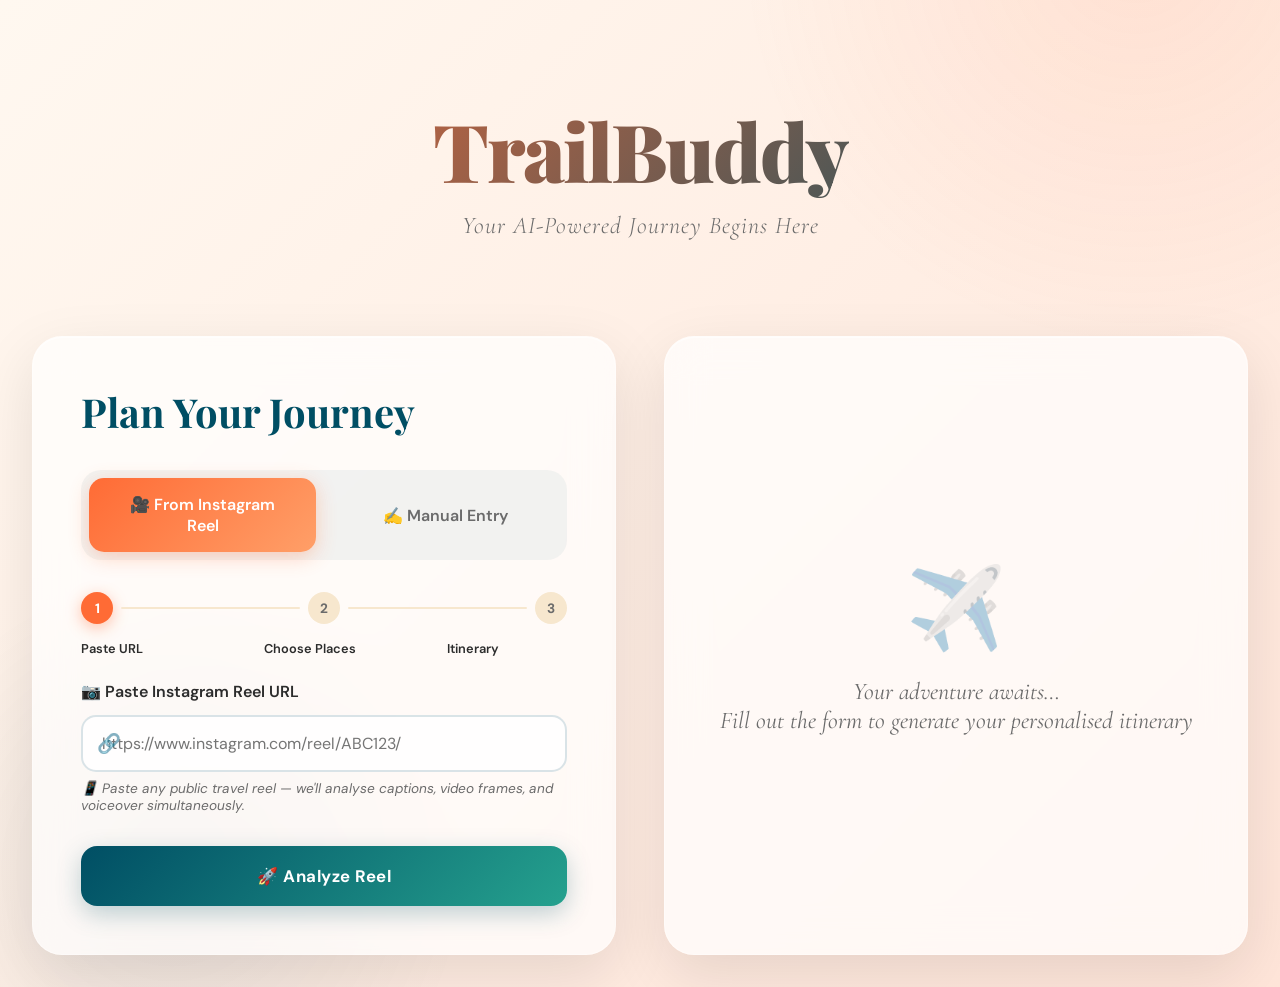
<file: frontend/index.html>
<!DOCTYPE html>
<html lang="en">
<head>
    <meta charset="UTF-8">
    <meta name="viewport" content="width=device-width, initial-scale=1.0">
    <title>TrailBuddy - AI Travel Itinerary Generator</title>
    <link rel="preconnect" href="https://fonts.googleapis.com">
    <link rel="preconnect" href="https://fonts.gstatic.com" crossorigin>
    <link href="https://fonts.googleapis.com/css2?family=Playfair+Display:wght@400;600;700;900&family=DM+Sans:wght@400;500;700&family=Cormorant+Garamond:ital,wght@0,300;0,400;1,300&display=swap" rel="stylesheet">
    <link rel="stylesheet" href="style.css">
    <style>
        /* ── Analysis Progress Panel ─────────────────────────────────────── */
        .analysis-panel {
            display: none;
            background: rgba(255,255,255,0.9);
            backdrop-filter: blur(20px);
            border-radius: 24px;
            padding: 2rem;
            margin-top: 1.5rem;
            border: 1px solid rgba(0,78,100,0.12);
            box-shadow: 0 8px 40px rgba(0,0,0,0.08);
            animation: fadeInDown 0.4s ease-out;
        }
        .analysis-panel.show { display: block; }

        .panel-title {
            font-family: 'Playfair Display', serif;
            font-size: 1.4rem;
            color: var(--deep-teal);
            font-weight: 700;
            margin-bottom: 0.3rem;
        }
        .panel-subtitle {
            font-size: 0.85rem;
            color: var(--text-light);
            margin-bottom: 1.5rem;
        }

        /* Progress bar */
        .progress-bar-track {
            width: 100%;
            height: 8px;
            background: rgba(0,78,100,0.08);
            border-radius: 4px;
            margin-bottom: 1.5rem;
            overflow: hidden;
        }
        .progress-bar-fill {
            height: 100%;
            background: linear-gradient(90deg, var(--sunset-orange), var(--forest-green));
            border-radius: 4px;
            transition: width 0.6s cubic-bezier(0.4, 0, 0.2, 1);
            width: 0%;
        }

        /* Step list */
        .steps-list { display: flex; flex-direction: column; gap: 0.5rem; }

        .step-row {
            display: flex;
            align-items: center;
            gap: 0.8rem;
            padding: 0.65rem 0.9rem;
            border-radius: 12px;
            transition: background 0.25s;
            font-size: 0.9rem;
        }
        .step-row.running  { background: rgba(255,107,53,0.07); }
        .step-row.done     { background: rgba(37,161,142,0.07); }
        .step-row.skipped  { background: rgba(0,0,0,0.03); opacity: 0.6; }
        .step-row.failed   { background: rgba(200,42,42,0.07); }
        .step-row.idle     { opacity: 0.4; }

        .step-icon {
            font-size: 1.1rem;
            width: 1.5rem;
            text-align: center;
            flex-shrink: 0;
        }

        .step-spinner {
            width: 18px; height: 18px;
            border: 2px solid rgba(255,107,53,0.25);
            border-top-color: var(--sunset-orange);
            border-radius: 50%;
            animation: spin 0.8s linear infinite;
            flex-shrink: 0;
        }

        .step-label {
            font-weight: 600;
            color: var(--text-dark);
            min-width: 120px;
            flex-shrink: 0;
        }
        .step-row.idle .step-label { color: var(--text-light); }
        .step-row.done .step-label { color: var(--forest-green); }
        .step-row.failed .step-label { color: #c0392b; }

        .step-msg {
            color: var(--text-light);
            font-size: 0.82rem;
            flex: 1;
            white-space: nowrap;
            overflow: hidden;
            text-overflow: ellipsis;
        }
        .step-row.running .step-msg { color: var(--sunset-orange); }
        .step-row.done    .step-msg { color: var(--forest-green); }

        /* concurrent badge */
        .concurrent-badge {
            font-size: 0.65rem;
            padding: 0.15rem 0.5rem;
            background: rgba(0,78,100,0.08);
            color: var(--deep-teal);
            border-radius: 8px;
            font-weight: 700;
            flex-shrink: 0;
            letter-spacing: 0.3px;
        }

        /* Video insights preview chips */
        .insights-preview {
            display: none;
            margin-top: 1.2rem;
            padding-top: 1.2rem;
            border-top: 1px solid rgba(0,78,100,0.1);
            animation: fadeInDown 0.4s ease-out;
        }
        .insights-preview.show { display: block; }
        .insight-chips { display: flex; flex-wrap: wrap; gap: 0.5rem; margin-bottom: 0.8rem; }
        .insight-chip {
            display: inline-flex; align-items: center; gap: 0.35rem;
            padding: 0.3rem 0.75rem;
            background: white;
            border: 1.5px solid rgba(0,78,100,0.15);
            border-radius: 20px;
            font-size: 0.78rem;
            font-weight: 600;
            color: var(--deep-teal);
        }
        .insight-summary {
            font-size: 0.84rem;
            color: var(--text-dark);
            line-height: 1.6;
            background: linear-gradient(135deg, rgba(255,107,53,0.05), rgba(0,78,100,0.05));
            border-radius: 12px;
            padding: 0.9rem 1.1rem;
            border-left: 3px solid var(--sunset-orange);
        }
        .audio-cues-row {
            margin-top: 0.6rem;
            font-size: 0.78rem;
            color: var(--text-light);
            font-style: italic;
        }

        /* Place selection (slides in after analysis) */
        .place-selection-wrap {
            display: none;
            margin-top: 1.5rem;
            animation: fadeInDown 0.5s ease-out;
        }
        .place-selection-wrap.show { display: block; }
    </style>
</head>
<body>
<div class="container">
    <header>
        <h1 class="logo">TrailBuddy</h1>
        <p class="tagline">Your AI-Powered Journey Begins Here</p>
    </header>

    <div class="main-grid">
        <!-- ════ FORM SECTION ════════════════════════════════════════════ -->
        <div class="form-section">
            <h2 class="section-title">Plan Your Journey</h2>

            <!-- Mode tabs -->
            <div class="mode-switcher">
                <button type="button" class="mode-tab active" data-mode="instagram">🎥 From Instagram Reel</button>
                <button type="button" class="mode-tab"        data-mode="manual">✍️ Manual Entry</button>
            </div>

            <!-- ── Instagram Mode ───────────────────────────────────────── -->
            <div id="instagramMode" class="mode-content active">

                <!-- Step indicator -->
                <div class="step-indicator">
                    <div class="step-dot active"  id="uiDot1">1</div>
                    <div class="step-line"         id="uiLine1"></div>
                    <div class="step-dot pending"  id="uiDot2">2</div>
                    <div class="step-line"         id="uiLine2"></div>
                    <div class="step-dot pending"  id="uiDot3">3</div>
                </div>
                <div style="display:flex;justify-content:space-between;margin-top:-1rem;margin-bottom:1.5rem;">
                    <span class="step-label">Paste URL</span>
                    <span class="step-label">Choose Places</span>
                    <span class="step-label">Itinerary</span>
                </div>

                <!-- URL input panel (step 1) -->
                <div id="urlPanel">
                    <div class="url-input-section">
                        <div class="url-input-label">📷 Paste Instagram Reel URL</div>
                        <div class="url-input-wrapper">
                            <span class="url-input-icon">🔗</span>
                            <input type="text" id="reelUrl" class="url-input"
                                   placeholder="https://www.instagram.com/reel/ABC123/"
                                   autocomplete="off"/>
                        </div>
                        <p class="url-helper-text">
                            📱 Paste any public travel reel — we'll analyse captions, video frames, and voiceover simultaneously.
                        </p>
                    </div>

                    <button type="button" id="analyzeBtn" class="extract-btn">
                        <span id="analyzeBtnText">🚀 Analyze Reel</span>
                        <div class="loading-spinner" id="analyzeSpinner" style="display:none;"></div>
                    </button>
                    <div class="error-message" id="reelErrorMsg"></div>
                </div>

                <!-- ── Live analysis progress panel ────────────────────────── -->
                <div class="analysis-panel" id="analysisPanel">
                    <div class="panel-title" id="panelTitle">Analyzing your reel…</div>
                    <div class="panel-subtitle" id="panelSubtitle">
                        Fetching content · downloading video · analyzing frames & audio simultaneously
                    </div>

                    <!-- Progress bar -->
                    <div class="progress-bar-track">
                        <div class="progress-bar-fill" id="progressBar"></div>
                    </div>

                    <!-- Step rows -->
                    <div class="steps-list">
                        <!-- Format: data-step must match SSE step names -->
                        <div class="step-row idle" data-step="cache_check">
                            <span class="step-icon">🗄️</span>
                            <span class="step-label">Cache Check</span>
                            <span class="step-msg">Waiting…</span>
                        </div>
                        <div class="step-row idle" data-step="apify">
                            <span class="step-icon">📷</span>
                            <span class="step-label">Instagram Data</span>
                            <span class="step-msg">Waiting…</span>
                        </div>
                        <div class="step-row idle" data-step="download">
                            <span class="step-icon">⬇️</span>
                            <span class="step-label">Video Download</span>
                            <span class="step-msg">Waiting…</span>
                        </div>
                        <!-- Concurrent group A: frames + audio -->
                        <div class="step-row idle" data-step="frames">
                            <span class="step-icon">🎞️</span>
                            <span class="step-label">Frame Extraction</span>
                            <span class="concurrent-badge">PARALLEL</span>
                            <span class="step-msg">Waiting…</span>
                        </div>
                        <div class="step-row idle" data-step="audio_extract">
                            <span class="step-icon">🔊</span>
                            <span class="step-label">Audio Extraction</span>
                            <span class="concurrent-badge">PARALLEL</span>
                            <span class="step-msg">Waiting…</span>
                        </div>
                        <!-- Concurrent group B: vision + whisper -->
                        <div class="step-row idle" data-step="vision">
                            <span class="step-icon">🔭</span>
                            <span class="step-label">GPT-4o Vision</span>
                            <span class="concurrent-badge">PARALLEL</span>
                            <span class="step-msg">Waiting…</span>
                        </div>
                        <div class="step-row idle" data-step="whisper">
                            <span class="step-icon">🎙️</span>
                            <span class="step-label">Whisper STT</span>
                            <span class="concurrent-badge">PARALLEL</span>
                            <span class="step-msg">Waiting…</span>
                        </div>
                        <div class="step-row idle" data-step="consolidate">
                            <span class="step-icon">🧩</span>
                            <span class="step-label">Consolidation</span>
                            <span class="step-msg">Waiting…</span>
                        </div>
                        <!-- Concurrent group C: save + upload -->
                        <div class="step-row idle" data-step="save">
                            <span class="step-icon">💾</span>
                            <span class="step-label">Save to DB + R2</span>
                            <span class="concurrent-badge">PARALLEL</span>
                            <span class="step-msg">Waiting…</span>
                        </div>
                        <div class="step-row idle" data-step="places">
                            <span class="step-icon">📍</span>
                            <span class="step-label">Place Extraction</span>
                            <span class="step-msg">Waiting…</span>
                        </div>
                    </div>

                    <!-- Video insights preview (appears when consolidation is done) -->
                    <div class="insights-preview" id="insightsPreview">
                        <div class="insight-chips" id="insightChips"></div>
                        <div class="insight-summary" id="insightSummary"></div>
                        <div class="audio-cues-row" id="audioCuesRow" style="display:none;"></div>
                    </div>
                </div>

                <!-- ── Place selection (step 2, shown after complete) ──────── -->
                <div class="place-selection-wrap" id="placeSelectionWrap">
                    <button class="back-btn" id="backBtn">← Analyse a different reel</button>

                    <div class="extraction-info" id="extractionInfo"></div>
                    <p class="inferred-note">✦ Some places are inferred — uncheck any you don't want included</p>

                    <div class="selection-summary">
                        <span class="selection-count" id="selectionCount">0 places selected</span>
                        <div class="selection-actions">
                            <button class="select-all-btn" onclick="selectAllPlaces()">Select All</button>
                            <button class="clear-btn"      onclick="clearAllPlaces()">Clear</button>
                        </div>
                    </div>

                    <div class="places-grid" id="placesGrid"></div>

                    <div class="optional-fields" style="margin-top:1rem;">
                        <div class="form-group">
                            <label>Duration (optional)</label>
                            <input type="number" id="reelDuration" min="1" max="30" placeholder="Auto-detect">
                        </div>
                        <div class="form-group">
                            <label>Budget (optional)</label>
                            <select id="reelBudget">
                                <option value="">Auto-detect</option>
                                <option value="budget">Budget</option>
                                <option value="mid-range">Mid-Range</option>
                                <option value="luxury">Luxury</option>
                            </select>
                        </div>
                    </div>

                    <button type="button" id="generateFromReel" class="generate-btn" disabled>
                        <span id="reelBtnText">🚀 Generate Itinerary</span>
                        <div class="loading-spinner" id="reelSpinner" style="display:none;"></div>
                    </button>
                    <p style="text-align:center;color:var(--text-light);font-size:0.82rem;margin-top:0.7rem;" id="selectionHint">
                        Select at least one place to continue
                    </p>
                </div>
            </div><!-- end instagram mode -->

            <!-- ── Manual Mode ──────────────────────────────────────────── -->
            <div id="manualMode" class="mode-content">
                <form id="itineraryForm">
                    <div class="form-group">
                        <label>Destination</label>
                        <input type="text" id="place" placeholder="e.g., Goa, India" required>
                    </div>
                    <div class="form-group">
                        <label>Trip Duration (days)</label>
                        <input type="number" id="duration" min="1" max="30" value="4" required>
                    </div>
                    <div class="form-group">
                        <label>Number of Travelers</label>
                        <input type="number" id="people" min="1" max="50" value="2" required>
                    </div>
                    <div class="form-group">
                        <label>Travel Theme</label>
                        <div class="checkbox-group" id="themeOptions">
                            <span class="tag" data-value="Adventure">Adventure</span>
                            <span class="tag" data-value="Relaxation">Relaxation</span>
                            <span class="tag" data-value="Culture">Culture</span>
                            <span class="tag" data-value="Nature">Nature</span>
                            <span class="tag" data-value="Nightlife">Nightlife</span>
                            <span class="tag" data-value="Foodie">Foodie</span>
                            <span class="tag" data-value="Luxury">Luxury</span>
                            <span class="tag" data-value="Budget">Budget</span>
                            <span class="tag" data-value="Off-beat">Off-beat</span>
                        </div>
                    </div>
                    <div class="form-group">
                        <label>Budget Level</label>
                        <select id="budget" required>
                            <option value="budget">Budget</option>
                            <option value="mid-range" selected>Mid-Range</option>
                            <option value="luxury">Luxury</option>
                        </select>
                    </div>
                    <div class="form-group">
                        <label>Interests</label>
                        <div class="tag-input-container">
                            <input type="text" id="interestInput" placeholder="Add interest">
                            <button type="button" class="add-tag-btn" onclick="addInterest()">Add</button>
                        </div>
                        <div class="tag-input-wrapper" id="interestTags"></div>
                    </div>
                    <div class="form-group">
                        <label>Travel Pace</label>
                        <select id="pace" required>
                            <option value="relaxed">Relaxed</option>
                            <option value="balanced" selected>Balanced</option>
                            <option value="fast-paced">Fast-Paced</option>
                        </select>
                    </div>
                    <div class="form-group">
                        <label>Accommodation Area</label>
                        <input type="text" id="accommodation" placeholder="e.g., Near Beach, City Center">
                    </div>
                    <div class="form-group">
                        <label>Transportation</label>
                        <input type="text" id="transport" placeholder="e.g., Scooter, Public Transport">
                    </div>
                    <div class="form-group">
                        <label>Food Preferences</label>
                        <input type="text" id="food" placeholder="e.g., Must-try local dishes, Vegetarian">
                    </div>
                    <div class="form-group">
                        <label>Special Requests / Constraints</label>
                        <textarea id="constraints" placeholder="e.g., No early mornings, Must visit a specific place"></textarea>
                    </div>
                    <div class="form-group">
                        <label>Travel Dates / Season</label>
                        <textarea id="dates" placeholder="e.g., March 2026, During Diwali"></textarea>
                    </div>
                    <button type="submit" class="generate-btn" id="manualGenerateBtn">
                        <span id="manualBtnText">Generate My Itinerary</span>
                        <div class="loading-spinner" id="manualSpinner" style="display:none;"></div>
                    </button>
                    <div class="error-message" id="errorMessage"></div>
                </form>
            </div>
        </div><!-- end form section -->

        <!-- ════ RESULTS SECTION ════════════════════════════════════════ -->
        <div class="results-section">
            <div class="empty-state" id="emptyState">
                <div class="empty-state-icon">✈️</div>
                <p class="empty-state-text">
                    Your adventure awaits…<br>
                    Fill out the form to generate your personalised itinerary
                </p>
            </div>
            <div id="itineraryResults" style="display:none;"></div>
        </div>
    </div>
</div>

<script>
// ════════════════════════════════════════════════════════════════════════
// CONFIG
// ════════════════════════════════════════════════════════════════════════
const API_URL = 'https://trailbuddy.onrender.com';
// const API_URL = 'http://localhost:8000';

// ════════════════════════════════════════════════════════════════════════
// MODE SWITCHING
// ════════════════════════════════════════════════════════════════════════
document.querySelectorAll('.mode-tab').forEach(tab => {
    tab.addEventListener('click', function () {
        document.querySelectorAll('.mode-tab').forEach(t => t.classList.remove('active'));
        document.querySelectorAll('.mode-content').forEach(c => c.classList.remove('active'));
        this.classList.add('active');
        const id = this.dataset.mode === 'instagram' ? 'instagramMode' : 'manualMode';
        document.getElementById(id).classList.add('active');
    });
});

// ════════════════════════════════════════════════════════════════════════
// STATE
// ════════════════════════════════════════════════════════════════════════
let cachedReelData    = null;   // from SSE complete event
let cachedInsights    = null;   // video_insights from SSE complete event
let extractedPlaces   = [];     // place array from SSE complete event
let selectedPlaceNames = new Set();

const PLACE_TYPE_ICONS = {
    city: '🏙️', attraction: '🗺️', food: '🍽️',
    stay: '🏨', activity: '🎯', region: '🌄',
};

// Step metadata for the progress UI
const STEPS = [
    { id: 'cache_check',   label: 'Cache Check',      icon: '🗄️' },
    { id: 'apify',         label: 'Instagram Data',   icon: '📷' },
    { id: 'download',      label: 'Video Download',   icon: '⬇️' },
    { id: 'frames',        label: 'Frame Extraction', icon: '🎞️', concurrent: true },
    { id: 'audio_extract', label: 'Audio Extraction', icon: '🔊', concurrent: true },
    { id: 'vision',        label: 'GPT-4o Vision',    icon: '🔭', concurrent: true },
    { id: 'whisper',       label: 'Whisper STT',      icon: '🎙️', concurrent: true },
    { id: 'consolidate',   label: 'Consolidation',    icon: '🧩' },
    { id: 'save',          label: 'Save to DB + R2',  icon: '💾', concurrent: true },
    { id: 'places',        label: 'Place Extraction', icon: '📍' },
];

// ════════════════════════════════════════════════════════════════════════
// STEP ROW UPDATER
// ════════════════════════════════════════════════════════════════════════
function updateStep(step, status, message) {
    const row = document.querySelector(`[data-step="${step}"]`);
    if (!row) return;

    // Remove all status classes
    row.classList.remove('idle', 'running', 'done', 'skipped', 'failed');
    row.classList.add(status);

    // Update icon area (spinner when running, icon when done/skipped)
    const iconEl = row.querySelector('.step-icon');
    let existingSpinner = row.querySelector('.step-spinner');

    if (status === 'running') {
        if (!existingSpinner) {
            const spinner = document.createElement('div');
            spinner.className = 'step-spinner';
            row.insertBefore(spinner, iconEl);
            iconEl.style.display = 'none';
        }
    } else {
        if (existingSpinner) existingSpinner.remove();
        iconEl.style.display = '';
        if (status === 'done')    iconEl.textContent = '✅';
        if (status === 'skipped') iconEl.textContent = '⏭️';
        if (status === 'failed')  iconEl.textContent = '❌';
    }

    // Update message
    const msgEl = row.querySelector('.step-msg');
    if (msgEl) msgEl.textContent = message;
}

// ════════════════════════════════════════════════════════════════════════
// ANALYZE REEL — SSE LISTENER
// ════════════════════════════════════════════════════════════════════════
document.getElementById('analyzeBtn').addEventListener('click', async function () {
    const reelUrl = document.getElementById('reelUrl').value.trim();
    const errorDiv = document.getElementById('reelErrorMsg');
    errorDiv.classList.remove('show');

    if (!reelUrl) {
        showReelError('Please paste an Instagram reel URL');
        return;
    }
    if (!reelUrl.includes('instagram.com/reel/') && !reelUrl.includes('instagram.com/p/')) {
        showReelError('Please enter a valid Instagram reel URL (instagram.com/reel/...)');
        return;
    }

    // Reset UI
    resetAnalysisPanel();
    document.getElementById('placeSelectionWrap').classList.remove('show');
    document.getElementById('analysisPanel').classList.add('show');
    document.getElementById('analyzeBtn').disabled = true;

    // Update step 1 indicator
    setUiStep(1);

    try {
        await runAnalysisPipeline(reelUrl);
    } catch (err) {
        showReelError(err.message || 'Pipeline failed — please try again.');
        document.getElementById('analyzeBtn').disabled = false;
    }
});

async function runAnalysisPipeline(reelUrl) {
    const body = JSON.stringify({ reel_url: reelUrl, skip_audio: false, skip_video: false });

    const response = await fetch(`${API_URL}/analyze-reel`, {
        method: 'POST',
        headers: { 'Content-Type': 'application/json' },
        body,
    });

    if (!response.ok) {
        throw new Error(`Server error: ${response.status}`);
    }

    // Read SSE stream manually (fetch + ReadableStream)
    const reader   = response.body.getReader();
    const decoder  = new TextDecoder();
    let   buffer   = '';

    while (true) {
        const { done, value } = await reader.read();
        if (done) break;

        buffer += decoder.decode(value, { stream: true });
        const lines = buffer.split('\n');
        buffer = lines.pop(); // keep incomplete last line

        for (const line of lines) {
            if (!line.startsWith('data:')) continue;
            const raw = line.slice(5).trim();
            if (!raw) continue;

            let event;
            try { event = JSON.parse(raw); } catch { continue; }

            handleSSEEvent(event);

            if (event.step === 'complete') return;
            if (event.step === 'error')    throw new Error(event.message);
        }
    }
}

function handleSSEEvent(event) {
    const { step, status, message, progress } = event;

    // Update progress bar
    if (typeof progress === 'number') {
        document.getElementById('progressBar').style.width = progress + '%';
    }

    // Update the step row
    if (step !== 'complete' && step !== 'error') {
        updateStep(step, status, message);
    }

    // Handle consolidate done → show insights preview
    if (step === 'consolidate' && status === 'done') {
        // Insights will be available in the complete event
        document.getElementById('panelSubtitle').textContent =
            'Almost done — extracting your place list…';
    }

    // Handle complete event
    if (step === 'complete') {
        cachedReelData  = event.cached_reel_data || {};
        cachedInsights  = event.video_insights   || {};
        extractedPlaces = event.places           || [];

        // Mark all remaining steps done
        STEPS.forEach(s => {
            const row = document.querySelector(`[data-step="${s.id}"]`);
            if (row && (row.classList.contains('idle') || row.classList.contains('running'))) {
                updateStep(s.id, 'done', 'Complete');
            }
        });

        // Show insights preview
        renderInsightsPreview(cachedInsights);

        // Update panel header
        document.getElementById('panelTitle').textContent =
            `✅ Analysis complete — ${event.destination}`;
        document.getElementById('panelSubtitle').textContent =
            `${extractedPlaces.length} places found · select which ones to include`;

        // Show place selection UI
        selectedPlaceNames = new Set(extractedPlaces.map(p => p.name));
        renderPlaceGrid(event);
        setUiStep(2);

        document.getElementById('placeSelectionWrap').classList.add('show');
        document.getElementById('analyzeBtn').disabled = false;
        document.getElementById('placeSelectionWrap').scrollIntoView({ behavior: 'smooth', block: 'nearest' });
    }
}

// ════════════════════════════════════════════════════════════════════════
// INSIGHTS PREVIEW
// ════════════════════════════════════════════════════════════════════════
function renderInsightsPreview(insights) {
    if (!insights || !Object.keys(insights).length) return;

    const chipsEl   = document.getElementById('insightChips');
    const summaryEl = document.getElementById('insightSummary');
    const audioEl   = document.getElementById('audioCuesRow');
    const preview   = document.getElementById('insightsPreview');

    const chips = [
        insights.places?.length        ? `📍 ${insights.places.length} places`          : null,
        insights.scene_types?.length   ? `🎬 ${insights.scene_types.slice(0,3).join(', ')}` : null,
        insights.vibe                  ? `✨ ${insights.vibe}`                             : null,
        insights.inferred_duration_days ? `📅 ${insights.inferred_duration_days} days`    : null,
        insights.inferred_budget_level  ? `💰 ${insights.inferred_budget_level}`          : null,
        insights.hotels?.length        ? `🏨 ${insights.hotels[0]}`                       : null,
    ].filter(Boolean);

    chipsEl.innerHTML = chips.map(c =>
        `<span class="insight-chip">${c}</span>`
    ).join('');

    summaryEl.textContent = insights.raw_summary || 'Video analysis complete.';

    const cues = insights.itinerary_cues || [];
    if (cues.length) {
        audioEl.style.display = 'block';
        audioEl.innerHTML = `🎙️ <strong>Spoken tips:</strong> ${cues.slice(0,3).join(' · ')}`;
    }

    preview.classList.add('show');
}

// ════════════════════════════════════════════════════════════════════════
// PLACE GRID
// ════════════════════════════════════════════════════════════════════════
function renderPlaceGrid(event) {
    document.getElementById('extractionInfo').innerHTML = `
        <strong>📍 ${event.destination}${event.country ? ', ' + event.country : ''}</strong>
        We found <strong>${event.places.length} places</strong> — select the ones for your itinerary.
    `;

    const grid = document.getElementById('placesGrid');
    grid.innerHTML = extractedPlaces.map(place => {
        const icon = PLACE_TYPE_ICONS[place.type] || '📌';
        const src  = place.source ? `<span style="font-size:0.65rem;opacity:0.7">(${place.source})</span>` : '';
        return `
            <div class="place-card selected" data-name="${escAttr(place.name)}"
                 onclick="togglePlace(this,'${escAttr(place.name)}')">
                <div class="place-check">✓</div>
                <span class="place-type-icon">${icon}</span>
                <div class="place-type-badge type-${place.type || 'attraction'}">${place.type || 'place'}</div>
                <div class="place-card-name">${place.name} ${src}</div>
                ${place.description ? `<div class="place-card-desc">${place.description}</div>` : ''}
                ${place.inferred ? '<div class="place-card-desc" style="opacity:0.6;font-style:italic">inferred</div>' : ''}
            </div>
        `;
    }).join('');

    updateSelectionCount();
}

function togglePlace(card, name) {
    card.classList.toggle('selected');
    selectedPlaceNames[card.classList.contains('selected') ? 'add' : 'delete'](name);
    updateSelectionCount();
}

function selectAllPlaces() {
    document.querySelectorAll('.place-card').forEach(c => {
        c.classList.add('selected');
        selectedPlaceNames.add(c.dataset.name);
    });
    updateSelectionCount();
}

function clearAllPlaces() {
    document.querySelectorAll('.place-card').forEach(c => c.classList.remove('selected'));
    selectedPlaceNames.clear();
    updateSelectionCount();
}

function updateSelectionCount() {
    const n = selectedPlaceNames.size;
    document.getElementById('selectionCount').textContent = `${n} place${n !== 1 ? 's' : ''} selected`;
    const btn  = document.getElementById('generateFromReel');
    const hint = document.getElementById('selectionHint');
    btn.disabled     = n === 0;
    hint.style.display = n === 0 ? 'block' : 'none';
}

// ════════════════════════════════════════════════════════════════════════
// GENERATE ITINERARY FROM REEL
// ════════════════════════════════════════════════════════════════════════
document.getElementById('generateFromReel').addEventListener('click', async function () {
    const btn    = this;
    const text   = document.getElementById('reelBtnText');
    const spinner= document.getElementById('reelSpinner');

    btn.disabled       = true;
    text.style.display = 'none';
    spinner.style.display = 'block';
    setUiStep(3);

    try {
        const payload = {
            reel_url:         document.getElementById('reelUrl').value.trim(),
            selected_places:  Array.from(selectedPlaceNames),
            cached_reel_data: cachedReelData,
            video_insights:   cachedInsights,
        };
        const dur = document.getElementById('reelDuration').value;
        const bud = document.getElementById('reelBudget').value;
        if (dur) payload.duration_override = parseInt(dur);
        if (bud) payload.budget_level      = bud;

        const res = await fetch(`${API_URL}/generate-from-reel`, {
            method: 'POST',
            headers: { 'Content-Type': 'application/json' },
            body: JSON.stringify(payload),
        });

        const result = await res.json();
        if (!res.ok || !result.success) throw new Error(result.detail || 'Generation failed');

        displayItinerary(result.data);
        document.querySelector('.results-section').scrollIntoView({ behavior: 'smooth' });

    } catch (err) {
        showReelError(err.message || 'Generation failed — please try again.');
        setUiStep(2);
    } finally {
        btn.disabled       = selectedPlaceNames.size === 0;
        text.style.display = 'inline';
        spinner.style.display = 'none';
    }
});

// ════════════════════════════════════════════════════════════════════════
// BACK BUTTON
// ════════════════════════════════════════════════════════════════════════
document.getElementById('backBtn').addEventListener('click', function () {
    document.getElementById('placeSelectionWrap').classList.remove('show');
    document.getElementById('analysisPanel').classList.remove('show');
    document.getElementById('reelUrl').value = '';
    cachedReelData = null;
    cachedInsights = null;
    setUiStep(1);
});

// ════════════════════════════════════════════════════════════════════════
// MANUAL FORM
// ════════════════════════════════════════════════════════════════════════
let selectedThemes = [];
let interests      = [];

document.querySelectorAll('#themeOptions .tag').forEach(tag => {
    tag.addEventListener('click', function () {
        this.classList.toggle('active');
        const v = this.dataset.value;
        selectedThemes = this.classList.contains('active')
            ? [...selectedThemes, v]
            : selectedThemes.filter(t => t !== v);
    });
});

function addInterest() {
    const el = document.getElementById('interestInput');
    const v  = el.value.trim();
    if (v && !interests.includes(v)) {
        interests.push(v);
        renderInterests();
        el.value = '';
    }
}

document.getElementById('interestInput').addEventListener('keypress', e => {
    if (e.key === 'Enter') { e.preventDefault(); addInterest(); }
});

function renderInterests() {
    document.getElementById('interestTags').innerHTML = interests.map(i =>
        `<span class="tag active" onclick="removeInterest('${i}')">${i} ×</span>`
    ).join('');
}

function removeInterest(i) {
    interests = interests.filter(x => x !== i);
    renderInterests();
}

document.getElementById('itineraryForm').addEventListener('submit', async function (e) {
    e.preventDefault();
    if (!selectedThemes.length) { showError('Please select at least one travel theme'); return; }

    const data = {
        place:               document.getElementById('place').value,
        duration:            parseInt(document.getElementById('duration').value),
        theme:               selectedThemes,
        number_of_people:    parseInt(document.getElementById('people').value),
        budget_level:        document.getElementById('budget').value,
        interests:           interests.length ? interests : ['General sightseeing'],
        pace:                document.getElementById('pace').value,
        accommodation_area:  document.getElementById('accommodation').value || 'City center',
        transport_preference:document.getElementById('transport').value || 'Public transport',
        food_preference:     document.getElementById('food').value || 'Local cuisine',
        constraints:         document.getElementById('constraints').value.split(',').map(s=>s.trim()).filter(Boolean),
        season_dates:        document.getElementById('dates').value.split(',').map(s=>s.trim()).filter(Boolean),
    };

    const btn    = document.getElementById('manualGenerateBtn');
    const text   = document.getElementById('manualBtnText');
    const spinner= document.getElementById('manualSpinner');
    btn.disabled = true; text.style.display='none'; spinner.style.display='block';

    try {
        const res    = await fetch(`${API_URL}/generate`, {
            method: 'POST', headers: {'Content-Type':'application/json'}, body: JSON.stringify(data),
        });
        const result = await res.json();
        if (!res.ok) throw new Error(result.detail || 'Generation failed');
        displayItinerary(result.data);
    } catch (err) {
        showError(err.message || 'Failed to generate itinerary. Please try again.');
    } finally {
        btn.disabled=false; text.style.display='inline'; spinner.style.display='none';
    }
});

// ════════════════════════════════════════════════════════════════════════
// DISPLAY ITINERARY
// ════════════════════════════════════════════════════════════════════════
function displayItinerary(data) {
    document.getElementById('emptyState').style.display = 'none';
    const results = document.getElementById('itineraryResults');
    results.style.display = 'block';

    // Ensure travel_tips is always an array (defensive programming)
    if (data.travel_tips && !Array.isArray(data.travel_tips)) {
        if (typeof data.travel_tips === 'string') {
            data.travel_tips = data.travel_tips.split('\n').map(t => t.trim()).filter(Boolean);
        } else {
            data.travel_tips = [];
        }
    }
    if (!data.travel_tips) {
        data.travel_tips = [];
    }

    results.innerHTML = `
        <div class="itinerary-header fade-in">
            <h2 class="destination-name">${data.destination}</h2>
            <div class="trip-meta">
                <div class="meta-item"><span class="meta-icon">📅</span><span>${data.duration} Days</span></div>
                <div class="meta-item"><span class="meta-icon">💰</span><span>${cap(data.budget_level)}</span></div>
            </div>
            ${(data.theme||[]).length ? `
                <div class="activities-list">
                    ${data.theme.map(t=>`<span class="activity-badge">${t}</span>`).join('')}
                </div>` : ''}
        </div>

        <div class="days-container">
            ${(data.days||[]).map((day, i) => `
                <div class="day-card fade-in" style="animation-delay:${i*0.1}s">
                    <h3 class="day-number">Day ${day.day}${day.title ? ` — ${day.title}` : ''}</h3>

                    ${(day.activities||[]).length ? `
                    <div class="day-section">
                        <div class="day-section-title"><span>🎯</span> Activities</div>
                        <div class="timeline-items">
                            ${day.activities.map(renderActivity).join('')}
                        </div>
                    </div>` : ''}

                    ${(day.food||[]).length ? `
                    <div class="day-section">
                        <div class="day-section-title"><span>🍽️</span> Food</div>
                        <div class="food-items">${day.food.map(renderFood).join('')}</div>
                    </div>` : ''}

                    ${day.accommodation ? `
                    <div class="day-section">
                        <div class="day-section-title"><span>🏨</span> Accommodation</div>
                        <div class="timeline-content">
                            ${day.accommodation.suggestion || day.accommodation.area || JSON.stringify(day.accommodation)}
                        </div>
                    </div>` : (day.stay ? `
                    <div class="day-section">
                        <div class="day-section-title"><span>🏨</span> Accommodation</div>
                        <div class="timeline-content">${day.stay}</div>
                    </div>` : '')}
                </div>
            `).join('')}
        </div>

        ${(data.travel_tips||[]).length ? `
        <div class="travel-tips fade-in">
            <h3 class="tips-title">Travel Tips</h3>
            <ul class="tips-list">${data.travel_tips.map(t=>`<li>${t}</li>`).join('')}</ul>
        </div>` : ''}
    `;

    results.scrollIntoView({ behavior: 'smooth', block: 'start' });
}

function renderActivity(a) {
    if (typeof a === 'string') return `<div class="timeline-item"><div class="timeline-content"><div class="timeline-name">${a}</div></div></div>`;
    const time = a.start_time && a.end_time ? `${a.start_time} – ${a.end_time}` : a.start_time || '';
    return `
        <div class="timeline-item">
            ${time ? `<div class="timeline-time">${time}</div>` : ''}
            <div class="timeline-content">
                <div class="timeline-name">${a.name}${a.duration?`<span class="duration-badge">${a.duration}</span>`:''}</div>
                ${a.description ? `<p class="timeline-desc">${a.description}</p>` : ''}
            </div>
        </div>`;
}

function renderFood(f) {
    if (typeof f === 'string') return `<div class="food-item"><div class="restaurant-name">${f}</div></div>`;
    return `
        <div class="food-item">
            <div class="food-header">
                ${f.meal_type ? `<span class="meal-type-badge">${f.meal_type}</span>` : ''}
                ${f.time      ? `<span class="food-time">${f.time}</span>` : ''}
                ${f.price_range ? `<span class="price-badge">${f.price_range}</span>` : ''}
            </div>
            ${f.restaurant_name ? `<div class="restaurant-name">📍 ${f.restaurant_name}</div>` : ''}
            ${f.location ? `<div class="restaurant-location">${f.location}</div>` : ''}
            ${(f.dishes||[]).length ? `
            <div class="dishes-list">
                <strong>🍴 Must-try:</strong>
                <ul>${f.dishes.map(d => typeof d==='string'
                    ? `<li><span class="dish-name">${d}</span></li>`
                    : `<li><span class="dish-name">${d.name}</span>${d.description?`<div class="dish-description">${d.description}</div>`:''}</li>`
                ).join('')}</ul>
            </div>` : ''}
            ${f.why_recommended ? `<p class="food-desc">💡 ${f.why_recommended}</p>` : ''}
        </div>`;
}

// ════════════════════════════════════════════════════════════════════════
// HELPERS
// ════════════════════════════════════════════════════════════════════════
function setUiStep(n) {
    // Step dots
    ['uiDot1','uiDot2','uiDot3'].forEach((id, i) => {
        const el = document.getElementById(id);
        el.className = 'step-dot';
        if (i + 1 < n)  { el.classList.add('done');    el.textContent = '✓'; }
        if (i + 1 === n){ el.classList.add('active');   el.textContent = i + 1; }
        if (i + 1 > n)  { el.classList.add('pending');  el.textContent = i + 1; }
    });
    // Lines
    document.getElementById('uiLine1').className = 'step-line' + (n > 1 ? ' done' : '');
    document.getElementById('uiLine2').className = 'step-line' + (n > 2 ? ' done' : '');
}

function resetAnalysisPanel() {
    document.getElementById('progressBar').style.width = '0%';
    document.getElementById('panelTitle').textContent   = 'Analyzing your reel…';
    document.getElementById('panelSubtitle').textContent =
        'Fetching content · downloading video · analyzing frames & audio simultaneously';
    document.getElementById('insightsPreview').classList.remove('show');
    STEPS.forEach(s => updateStep(s.id, 'idle', 'Waiting…'));
    document.querySelectorAll('.step-icon').forEach(el => {
        const stepId = el.closest('[data-step]')?.dataset.step;
        const meta   = STEPS.find(s => s.id === stepId);
        if (meta) el.textContent = meta.icon;
        el.style.display = '';
    });
}

function showReelError(msg) {
    const el = document.getElementById('reelErrorMsg');
    el.textContent = msg;
    el.classList.add('show');
    setTimeout(() => el.classList.remove('show'), 7000);
}

function showError(msg) {
    const el = document.getElementById('errorMessage');
    el.textContent = msg;
    el.classList.add('show');
    setTimeout(() => el.classList.remove('show'), 5000);
}

function cap(s) { return s ? s.charAt(0).toUpperCase() + s.slice(1) : ''; }
function escAttr(s) { return (s||'').replace(/'/g, "\\'").replace(/"/g, '&quot;'); }
</script>
</body>
</html>
</file>
<file: frontend/style.css>
* {
            margin: 0;
            padding: 0;
            box-sizing: border-box;
        }

        :root {
            --sunset-orange: #FF6B35;
            --deep-teal: #004E64;
            --warm-sand: #F7E7CE;
            --forest-green: #25A18E;
            --midnight: #1A1A2E;
            --soft-cream: #FFF8F0;
            --accent-coral: #FF9F68;
            --text-dark: #2C2C2C;
            --text-light: #6B6B6B;
        }

        body {
            font-family: 'DM Sans', sans-serif;
            background: linear-gradient(135deg, var(--soft-cream) 0%, #FFE5D9 100%);
            color: var(--text-dark);
            overflow-x: hidden;
            min-height: 100vh;
        }

        body::before {
            content: '';
            position: fixed;
            top: -50%;
            right: -20%;
            width: 800px;
            height: 800px;
            background: radial-gradient(circle, rgba(255,107,53,0.1) 0%, transparent 70%);
            border-radius: 50%;
            z-index: 0;
            animation: float 20s infinite ease-in-out;
        }

        body::after {
            content: '';
            position: fixed;
            bottom: -30%;
            left: -10%;
            width: 600px;
            height: 600px;
            background: radial-gradient(circle, rgba(0,78,100,0.08) 0%, transparent 70%);
            border-radius: 50%;
            z-index: 0;
            animation: float 25s infinite ease-in-out reverse;
        }

        @keyframes float {
            0%, 100% { transform: translate(0, 0) rotate(0deg); }
            50% { transform: translate(-30px, 30px) rotate(5deg); }
        }

        .container {
            max-width: 1400px;
            margin: 0 auto;
            padding: 2rem;
            position: relative;
            z-index: 1;
        }

        header {
            text-align: center;
            padding: 4rem 0 3rem;
            animation: fadeInDown 1s ease-out;
        }

        .logo {
            font-family: 'Playfair Display', serif;
            font-size: 5rem;
            font-weight: 900;
            background: linear-gradient(135deg, var(--sunset-orange) 0%, var(--deep-teal) 100%);
            -webkit-background-clip: text;
            -webkit-text-fill-color: transparent;
            background-clip: text;
            margin-bottom: 0.5rem;
            letter-spacing: -2px;
        }

        .tagline {
            font-family: 'Cormorant Garamond', serif;
            font-size: 1.5rem;
            font-style: italic;
            color: var(--text-light);
            font-weight: 300;
            letter-spacing: 1px;
        }

        .main-grid {
            display: grid;
            grid-template-columns: 1fr 1fr;
            gap: 3rem;
            margin-top: 3rem;
        }

        @media (max-width: 1024px) {
            .main-grid {
                grid-template-columns: 1fr;
            }
        }

        .form-section, .results-section {
            background: rgba(255, 255, 255, 0.7);
            backdrop-filter: blur(20px);
            border-radius: 30px;
            padding: 3rem;
            box-shadow: 0 20px 60px rgba(0,0,0,0.1), inset 0 1px 0 rgba(255,255,255,0.6);
            border: 1px solid rgba(255,255,255,0.3);
        }

        .form-section {
            animation: fadeInLeft 1s ease-out 0.2s backwards;
        }

        .results-section {
            animation: fadeInRight 1s ease-out 0.4s backwards;
            min-height: 600px;
        }

        .section-title {
            font-family: 'Playfair Display', serif;
            font-size: 2.5rem;
            color: var(--deep-teal);
            margin-bottom: 2rem;
            font-weight: 700;
        }

        /* Mode Switcher Tabs */
        .mode-switcher {
            display: flex;
            gap: 1rem;
            margin-bottom: 2rem;
            background: rgba(0,78,100,0.05);
            padding: 0.5rem;
            border-radius: 20px;
        }

        .mode-tab {
            flex: 1;
            padding: 1rem 1.5rem;
            background: transparent;
            border: none;
            border-radius: 15px;
            font-family: 'DM Sans', sans-serif;
            font-size: 1rem;
            font-weight: 600;
            color: var(--text-light);
            cursor: pointer;
            transition: all 0.3s ease;
            text-align: center;
        }

        .mode-tab:hover {
            color: var(--sunset-orange);
        }

        .mode-tab.active {
            background: linear-gradient(135deg, var(--sunset-orange) 0%, var(--accent-coral) 100%);
            color: white;
            box-shadow: 0 5px 20px rgba(255,107,53,0.3);
        }

        .mode-content {
            display: none;
        }

        .mode-content.active {
            display: block;
        }

        /* Instagram URL Section */
        .url-input-section {
            margin-bottom: 2rem;
        }

        .url-input-label {
            display: flex;
            align-items: center;
            gap: 0.5rem;
            font-weight: 600;
            color: var(--text-dark);
            margin-bottom: 0.8rem;
            font-size: 1rem;
        }

        .url-input-wrapper {
            position: relative;
        }

        .url-input {
            width: 100%;
            padding: 1.2rem 1.5rem;
            padding-left: 3rem;
            border: 2px solid rgba(0,78,100,0.15);
            border-radius: 15px;
            font-family: 'DM Sans', sans-serif;
            font-size: 1rem;
            background: rgba(255,255,255,0.9);
            transition: all 0.3s ease;
        }

        .url-input:focus {
            outline: none;
            border-color: var(--sunset-orange);
            background: white;
            box-shadow: 0 4px 20px rgba(255,107,53,0.15);
        }

        .url-input-icon {
            position: absolute;
            left: 1rem;
            top: 50%;
            transform: translateY(-50%);
            color: var(--text-light);
            font-size: 1.2rem;
        }

        .url-helper-text {
            color: var(--text-light);
            font-size: 0.85rem;
            margin-top: 0.5rem;
            font-style: italic;
        }

        .optional-fields {
            display: grid;
            grid-template-columns: 1fr 1fr;
            gap: 1rem;
            margin-top: 1.5rem;
        }

        @media (max-width: 768px) {
            .optional-fields {
                grid-template-columns: 1fr;
            }
        }

        .form-group {
            margin-bottom: 1.8rem;
        }

        label {
            display: block;
            font-weight: 600;
            color: var(--text-dark);
            margin-bottom: 0.6rem;
            font-size: 0.95rem;
            letter-spacing: 0.5px;
        }

        input[type="text"],
        input[type="number"],
        select,
        textarea {
            width: 100%;
            padding: 1rem 1.2rem;
            border: 2px solid rgba(0,78,100,0.15);
            border-radius: 15px;
            font-family: 'DM Sans', sans-serif;
            font-size: 1rem;
            background: rgba(255,255,255,0.8);
            transition: all 0.3s ease;
            color: var(--text-dark);
        }

        input:focus,
        select:focus,
        textarea:focus {
            outline: none;
            border-color: var(--sunset-orange);
            background: white;
            box-shadow: 0 4px 20px rgba(255,107,53,0.15);
            transform: translateY(-2px);
        }

        textarea {
            resize: vertical;
            min-height: 80px;
        }

        .checkbox-group,
        .tag-input-wrapper {
            display: flex;
            flex-wrap: wrap;
            gap: 0.8rem;
        }

        .tag {
            padding: 0.6rem 1.2rem;
            background: var(--warm-sand);
            border-radius: 20px;
            font-size: 0.9rem;
            color: var(--text-dark);
            border: 2px solid transparent;
            cursor: pointer;
            transition: all 0.3s ease;
            user-select: none;
        }

        .tag:hover {
            background: var(--accent-coral);
            color: white;
            transform: translateY(-2px);
        }

        .tag.active {
            background: var(--sunset-orange);
            color: white;
            border-color: var(--deep-teal);
        }

        .tag-input-container {
            display: flex;
            gap: 0.5rem;
            margin-bottom: 0.8rem;
        }

        .tag-input-container input {
            flex: 1;
        }

        .add-tag-btn {
            padding: 1rem 1.5rem;
            background: var(--forest-green);
            color: white;
            border: none;
            border-radius: 12px;
            cursor: pointer;
            font-weight: 600;
            transition: all 0.3s ease;
        }

        .add-tag-btn:hover {
            background: var(--deep-teal);
            transform: translateY(-2px);
        }

        .generate-btn {
            width: 100%;
            padding: 1.5rem;
            background: linear-gradient(135deg, var(--sunset-orange) 0%, var(--accent-coral) 100%);
            color: white;
            border: none;
            border-radius: 20px;
            font-size: 1.2rem;
            font-weight: 700;
            cursor: pointer;
            transition: all 0.4s ease;
            margin-top: 2rem;
            box-shadow: 0 10px 30px rgba(255,107,53,0.3);
            font-family: 'DM Sans', sans-serif;
            letter-spacing: 1px;
            text-transform: uppercase;
        }

        .generate-btn:hover:not(:disabled) {
            transform: translateY(-3px);
            box-shadow: 0 15px 40px rgba(255,107,53,0.4);
        }

        .generate-btn:disabled {
            opacity: 0.6;
            cursor: not-allowed;
        }

        .loading-spinner {
            display: none;
            width: 24px;
            height: 24px;
            border: 3px solid rgba(255,255,255,0.3);
            border-top-color: white;
            border-radius: 50%;
            animation: spin 1s linear infinite;
            margin: 0 auto;
        }

        @keyframes spin {
            to { transform: rotate(360deg); }
        }

        .empty-state {
            display: flex;
            flex-direction: column;
            align-items: center;
            justify-content: center;
            height: 100%;
            min-height: 500px;
            text-align: center;
            color: var(--text-light);
        }

        .empty-state-icon {
            font-size: 5rem;
            margin-bottom: 1rem;
            opacity: 0.3;
        }

        .empty-state-text {
            font-family: 'Cormorant Garamond', serif;
            font-size: 1.5rem;
            font-style: italic;
        }

        .itinerary-header {
            margin-bottom: 2rem;
            padding-bottom: 2rem;
            border-bottom: 2px solid var(--warm-sand);
        }

        .destination-name {
            font-family: 'Playfair Display', serif;
            font-size: 2.8rem;
            color: var(--deep-teal);
            margin-bottom: 0.5rem;
            font-weight: 700;
        }

        .trip-meta {
            display: flex;
            gap: 2rem;
            flex-wrap: wrap;
            margin-top: 1rem;
        }

        .meta-item {
            display: flex;
            align-items: center;
            gap: 0.5rem;
            color: var(--text-light);
            font-size: 0.95rem;
        }

        .meta-icon {
            font-size: 1.2rem;
        }

        .activities-list {
            display: flex;
            flex-wrap: wrap;
            gap: 0.6rem;
            margin-top: 1.5rem;
        }

        .activity-badge {
            padding: 0.4rem 1rem;
            background: linear-gradient(135deg, var(--forest-green), var(--deep-teal));
            color: white;
            border-radius: 15px;
            font-size: 0.85rem;
            font-weight: 500;
        }

        .day-card {
            background: white;
            border-radius: 20px;
            padding: 2rem;
            margin-bottom: 1.5rem;
            box-shadow: 0 8px 30px rgba(0,0,0,0.08);
            transition: all 0.3s ease;
            border-left: 4px solid var(--sunset-orange);
        }

        .day-card:hover {
            transform: translateX(5px);
            box-shadow: 0 12px 40px rgba(0,0,0,0.12);
        }

        .day-number {
            font-family: 'Playfair Display', serif;
            font-size: 2rem;
            color: var(--sunset-orange);
            font-weight: 700;
            margin-bottom: 1.5rem;
        }

        .day-section {
            margin-bottom: 2rem;
        }

        .day-section-title {
            font-weight: 700;
            color: var(--deep-teal);
            margin-bottom: 1rem;
            font-size: 1.1rem;
            display: flex;
            align-items: center;
            gap: 0.5rem;
        }

        /* Timeline for places and activities */
        .timeline-items {
            position: relative;
            padding-left: 2rem;
        }

        .timeline-items::before {
            content: '';
            position: absolute;
            left: 0;
            top: 0;
            bottom: 0;
            width: 2px;
            background: linear-gradient(to bottom, var(--sunset-orange), var(--forest-green));
        }

        .timeline-item {
            position: relative;
            margin-bottom: 1.5rem;
            padding-left: 1.5rem;
        }

        .timeline-item::before {
            content: '';
            position: absolute;
            left: -2rem;
            top: 0.3rem;
            width: 12px;
            height: 12px;
            background: var(--sunset-orange);
            border-radius: 50%;
            border: 3px solid white;
            box-shadow: 0 2px 8px rgba(0,0,0,0.2);
        }

        .timeline-time {
            display: inline-block;
            font-weight: 700;
            color: var(--sunset-orange);
            font-size: 0.95rem;
            margin-bottom: 0.3rem;
            font-family: 'DM Sans', monospace;
        }

        .timeline-content {
            background: var(--soft-cream);
            padding: 1rem;
            border-radius: 12px;
            margin-top: 0.3rem;
        }

        .timeline-name {
            font-weight: 700;
            color: var(--text-dark);
            font-size: 1.05rem;
            margin-bottom: 0.5rem;
        }

        .duration-badge {
            display: inline-block;
            padding: 0.3rem 0.8rem;
            background: var(--forest-green);
            color: white;
            border-radius: 12px;
            font-size: 0.75rem;
            margin-left: 0.5rem;
            font-weight: 600;
        }

        .timeline-desc {
            color: var(--text-light);
            font-size: 0.9rem;
            line-height: 1.5;
            margin-top: 0.5rem;
        }

        /* Food recommendations */
        .food-items {
            display: flex;
            flex-direction: column;
            gap: 1.5rem;
        }

        .food-item {
            background: linear-gradient(135deg, #FFF5EB 0%, #FFE5D9 100%);
            border-radius: 15px;
            padding: 1.5rem;
            border-left: 4px solid var(--forest-green);
        }

        .food-header {
            display: flex;
            align-items: center;
            gap: 1rem;
            flex-wrap: wrap;
            margin-bottom: 1rem;
        }

        .meal-type-badge {
            padding: 0.4rem 1rem;
            background: var(--sunset-orange);
            color: white;
            border-radius: 20px;
            font-size: 0.85rem;
            font-weight: 700;
            text-transform: uppercase;
            letter-spacing: 0.5px;
        }

        .food-time {
            font-weight: 700;
            color: var(--deep-teal);
            font-family: 'DM Sans', monospace;
        }

        .price-badge {
            padding: 0.3rem 0.7rem;
            background: var(--forest-green);
            color: white;
            border-radius: 10px;
            font-size: 0.8rem;
            font-weight: 600;
        }

        .restaurant-name {
            font-weight: 700;
            color: var(--deep-teal);
            font-size: 1.1rem;
            margin-bottom: 0.5rem;
            display: flex;
            align-items: center;
            gap: 0.5rem;
        }

        .restaurant-location {
            color: var(--text-light);
            font-size: 0.85rem;
            margin-bottom: 1rem;
            font-style: italic;
        }

        .dishes-list {
            background: white;
            padding: 1rem;
            border-radius: 12px;
            margin-top: 0.8rem;
        }

        .dishes-list strong {
            color: var(--deep-teal);
            display: block;
            margin-bottom: 0.8rem;
        }

        .dishes-list ul {
            list-style: none;
            padding-left: 0;
        }

        .dishes-list li {
            padding: 0.6rem 0;
            border-bottom: 1px solid rgba(0,0,0,0.05);
        }

        .dishes-list li:last-child {
            border-bottom: none;
        }

        .dish-name {
            font-weight: 700;
            color: var(--text-dark);
            font-size: 1rem;
        }

        .dish-description {
            color: var(--text-light);
            font-size: 0.85rem;
            margin-top: 0.2rem;
            line-height: 1.4;
        }

        .food-desc {
            color: var(--text-light);
            font-size: 0.9rem;
            line-height: 1.5;
            margin-top: 0.8rem;
            font-style: italic;
        }

        .travel-tips {
            background: linear-gradient(135deg, rgba(255,107,53,0.1), rgba(0,78,100,0.1));
            border-radius: 20px;
            padding: 2rem;
            margin-top: 2rem;
        }

        .tips-title {
            font-family: 'Playfair Display', serif;
            font-size: 1.8rem;
            color: var(--deep-teal);
            margin-bottom: 1rem;
            font-weight: 700;
        }

        .tips-list {
            list-style: none;
            padding: 0;
        }

        .tips-list li {
            padding: 0.8rem 0;
            padding-left: 2rem;
            position: relative;
            color: var(--text-dark);
            line-height: 1.6;
        }

        .tips-list li::before {
            content: '✦';
            position: absolute;
            left: 0;
            color: var(--sunset-orange);
            font-size: 1.2rem;
        }

        .error-message {
            background: #FFE5E5;
            border: 2px solid #FF6B6B;
            border-radius: 15px;
            padding: 1rem 1.5rem;
            margin-top: 1rem;
            color: #C92A2A;
            display: none;
        }

        .error-message.show {
            display: block;
            animation: fadeInDown 0.3s ease-out;
        }

        @keyframes fadeInDown {
            from {
                opacity: 0;
                transform: translateY(-30px);
            }
            to {
                opacity: 1;
                transform: translateY(0);
            }
        }

        @keyframes fadeInLeft {
            from {
                opacity: 0;
                transform: translateX(-30px);
            }
            to {
                opacity: 1;
                transform: translateX(0);
            }
        }

        @keyframes fadeInRight {
            from {
                opacity: 0;
                transform: translateX(30px);
            }
            to {
                opacity: 1;
                transform: translateX(0);
            }
        }

        /* ---- Two-step Instagram Flow ---- */
        .step-indicator {
            display: flex;
            align-items: center;
            gap: 0.5rem;
            margin-bottom: 2rem;
            font-size: 0.9rem;
            font-weight: 600;
        }

        .step-dot {
            width: 32px;
            height: 32px;
            border-radius: 50%;
            display: flex;
            align-items: center;
            justify-content: center;
            font-weight: 700;
            font-size: 0.85rem;
            flex-shrink: 0;
            transition: all 0.3s ease;
        }

        .step-dot.active {
            background: var(--sunset-orange);
            color: white;
            box-shadow: 0 4px 15px rgba(255,107,53,0.4);
        }

        .step-dot.done {
            background: var(--forest-green);
            color: white;
        }

        .step-dot.pending {
            background: var(--warm-sand);
            color: var(--text-light);
        }

        .step-line {
            flex: 1;
            height: 2px;
            background: var(--warm-sand);
            border-radius: 2px;
            transition: background 0.3s ease;
        }

        .step-line.done {
            background: var(--forest-green);
        }

        .step-label {
            color: var(--text-light);
            font-size: 0.8rem;
        }

        /* Place Selection */
        .places-extraction-panel {
            display: none;
            animation: fadeInDown 0.5s ease-out;
        }

        .places-extraction-panel.show {
            display: block;
        }

        .extraction-info {
            background: linear-gradient(135deg, rgba(0,78,100,0.08), rgba(37,161,142,0.08));
            border-radius: 15px;
            padding: 1.2rem 1.5rem;
            margin-bottom: 1.5rem;
            border-left: 4px solid var(--deep-teal);
            font-size: 0.9rem;
            color: var(--text-dark);
        }

        .extraction-info strong {
            color: var(--deep-teal);
            display: block;
            margin-bottom: 0.3rem;
            font-size: 1rem;
        }

        .places-grid {
            display: grid;
            grid-template-columns: repeat(auto-fill, minmax(160px, 1fr));
            gap: 0.8rem;
            margin-bottom: 1.5rem;
        }

        .place-card {
            background: white;
            border: 2px solid rgba(0,78,100,0.15);
            border-radius: 15px;
            padding: 1rem;
            cursor: pointer;
            transition: all 0.25s ease;
            text-align: center;
            position: relative;
            overflow: hidden;
        }

        .place-card::before {
            content: '';
            position: absolute;
            inset: 0;
            background: linear-gradient(135deg, var(--sunset-orange), var(--accent-coral));
            opacity: 0;
            transition: opacity 0.25s ease;
            z-index: 0;
        }

        .place-card:hover {
            border-color: var(--sunset-orange);
            transform: translateY(-3px);
            box-shadow: 0 8px 25px rgba(255,107,53,0.2);
        }

        .place-card.selected {
            border-color: var(--sunset-orange);
            background: linear-gradient(135deg, var(--sunset-orange), var(--accent-coral));
            color: white;
            transform: translateY(-3px);
            box-shadow: 0 8px 25px rgba(255,107,53,0.35);
        }

        .place-card.selected::before {
            opacity: 1;
        }

        .place-card .place-check {
            position: absolute;
            top: 8px;
            right: 8px;
            width: 20px;
            height: 20px;
            background: white;
            border-radius: 50%;
            display: flex;
            align-items: center;
            justify-content: center;
            font-size: 0.7rem;
            color: var(--sunset-orange);
            opacity: 0;
            transition: opacity 0.2s;
            z-index: 1;
            font-weight: 900;
        }

        .place-card.selected .place-check {
            opacity: 1;
        }

        .place-type-icon {
            font-size: 1.8rem;
            margin-bottom: 0.5rem;
            display: block;
            position: relative;
            z-index: 1;
        }

        .place-card-name {
            font-weight: 700;
            font-size: 0.9rem;
            line-height: 1.3;
            margin-bottom: 0.3rem;
            position: relative;
            z-index: 1;
            color: var(--text-dark);
        }

        .place-card.selected .place-card-name {
            color: white;
        }

        .place-card-desc {
            font-size: 0.75rem;
            color: var(--text-light);
            line-height: 1.3;
            position: relative;
            z-index: 1;
        }

        .place-card.selected .place-card-desc {
            color: rgba(255,255,255,0.85);
        }

        .place-type-badge {
            display: inline-block;
            padding: 0.2rem 0.6rem;
            border-radius: 8px;
            font-size: 0.65rem;
            font-weight: 700;
            text-transform: uppercase;
            letter-spacing: 0.5px;
            margin-bottom: 0.5rem;
            position: relative;
            z-index: 1;
        }

        .type-city { background: rgba(0,78,100,0.1); color: var(--deep-teal); }
        .type-attraction { background: rgba(255,107,53,0.1); color: var(--sunset-orange); }
        .type-food { background: rgba(37,161,142,0.1); color: var(--forest-green); }
        .type-stay { background: rgba(26,26,46,0.1); color: var(--midnight); }
        .type-activity { background: rgba(255,159,104,0.1); color: var(--accent-coral); }
        .type-region { background: rgba(247,231,206,0.5); color: #8B6914; }

        .place-card.selected .place-type-badge {
            background: rgba(255,255,255,0.25);
            color: white;
        }

        .selection-summary {
            display: flex;
            align-items: center;
            justify-content: space-between;
            background: var(--warm-sand);
            border-radius: 15px;
            padding: 1rem 1.5rem;
            margin-bottom: 1.5rem;
            flex-wrap: wrap;
            gap: 0.5rem;
        }

        .selection-count {
            font-weight: 700;
            color: var(--deep-teal);
        }

        .selection-actions {
            display: flex;
            gap: 0.8rem;
        }

        .select-all-btn, .clear-btn {
            padding: 0.5rem 1rem;
            border: 2px solid var(--deep-teal);
            border-radius: 10px;
            background: transparent;
            color: var(--deep-teal);
            font-size: 0.85rem;
            font-weight: 600;
            cursor: pointer;
            transition: all 0.2s ease;
            font-family: 'DM Sans', sans-serif;
        }

        .select-all-btn:hover {
            background: var(--deep-teal);
            color: white;
        }

        .clear-btn:hover {
            background: #FF6B6B;
            border-color: #FF6B6B;
            color: white;
        }

        .extract-btn {
            width: 100%;
            padding: 1.2rem;
            background: linear-gradient(135deg, var(--deep-teal) 0%, var(--forest-green) 100%);
            color: white;
            border: none;
            border-radius: 16px;
            font-size: 1.05rem;
            font-weight: 700;
            cursor: pointer;
            transition: all 0.3s ease;
            margin-top: 1.2rem;
            box-shadow: 0 8px 25px rgba(0,78,100,0.25);
            font-family: 'DM Sans', sans-serif;
            letter-spacing: 0.5px;
            display: flex;
            align-items: center;
            justify-content: center;
            gap: 0.5rem;
        }

        .extract-btn:hover:not(:disabled) {
            transform: translateY(-2px);
            box-shadow: 0 12px 35px rgba(0,78,100,0.35);
        }

        .extract-btn:disabled {
            opacity: 0.6;
            cursor: not-allowed;
        }

        .back-btn {
            display: flex;
            align-items: center;
            gap: 0.5rem;
            background: none;
            border: none;
            color: var(--text-light);
            font-size: 0.9rem;
            cursor: pointer;
            padding: 0.5rem 0;
            margin-bottom: 1.5rem;
            font-family: 'DM Sans', sans-serif;
            transition: color 0.2s;
        }

        .back-btn:hover {
            color: var(--sunset-orange);
        }

        .inferred-note {
            font-size: 0.78rem;
            color: var(--text-light);
            font-style: italic;
            text-align: center;
            margin-bottom: 1rem;
        }

        .fade-in {
            animation: fadeInDown 0.6s ease-out;
        }
</file>
